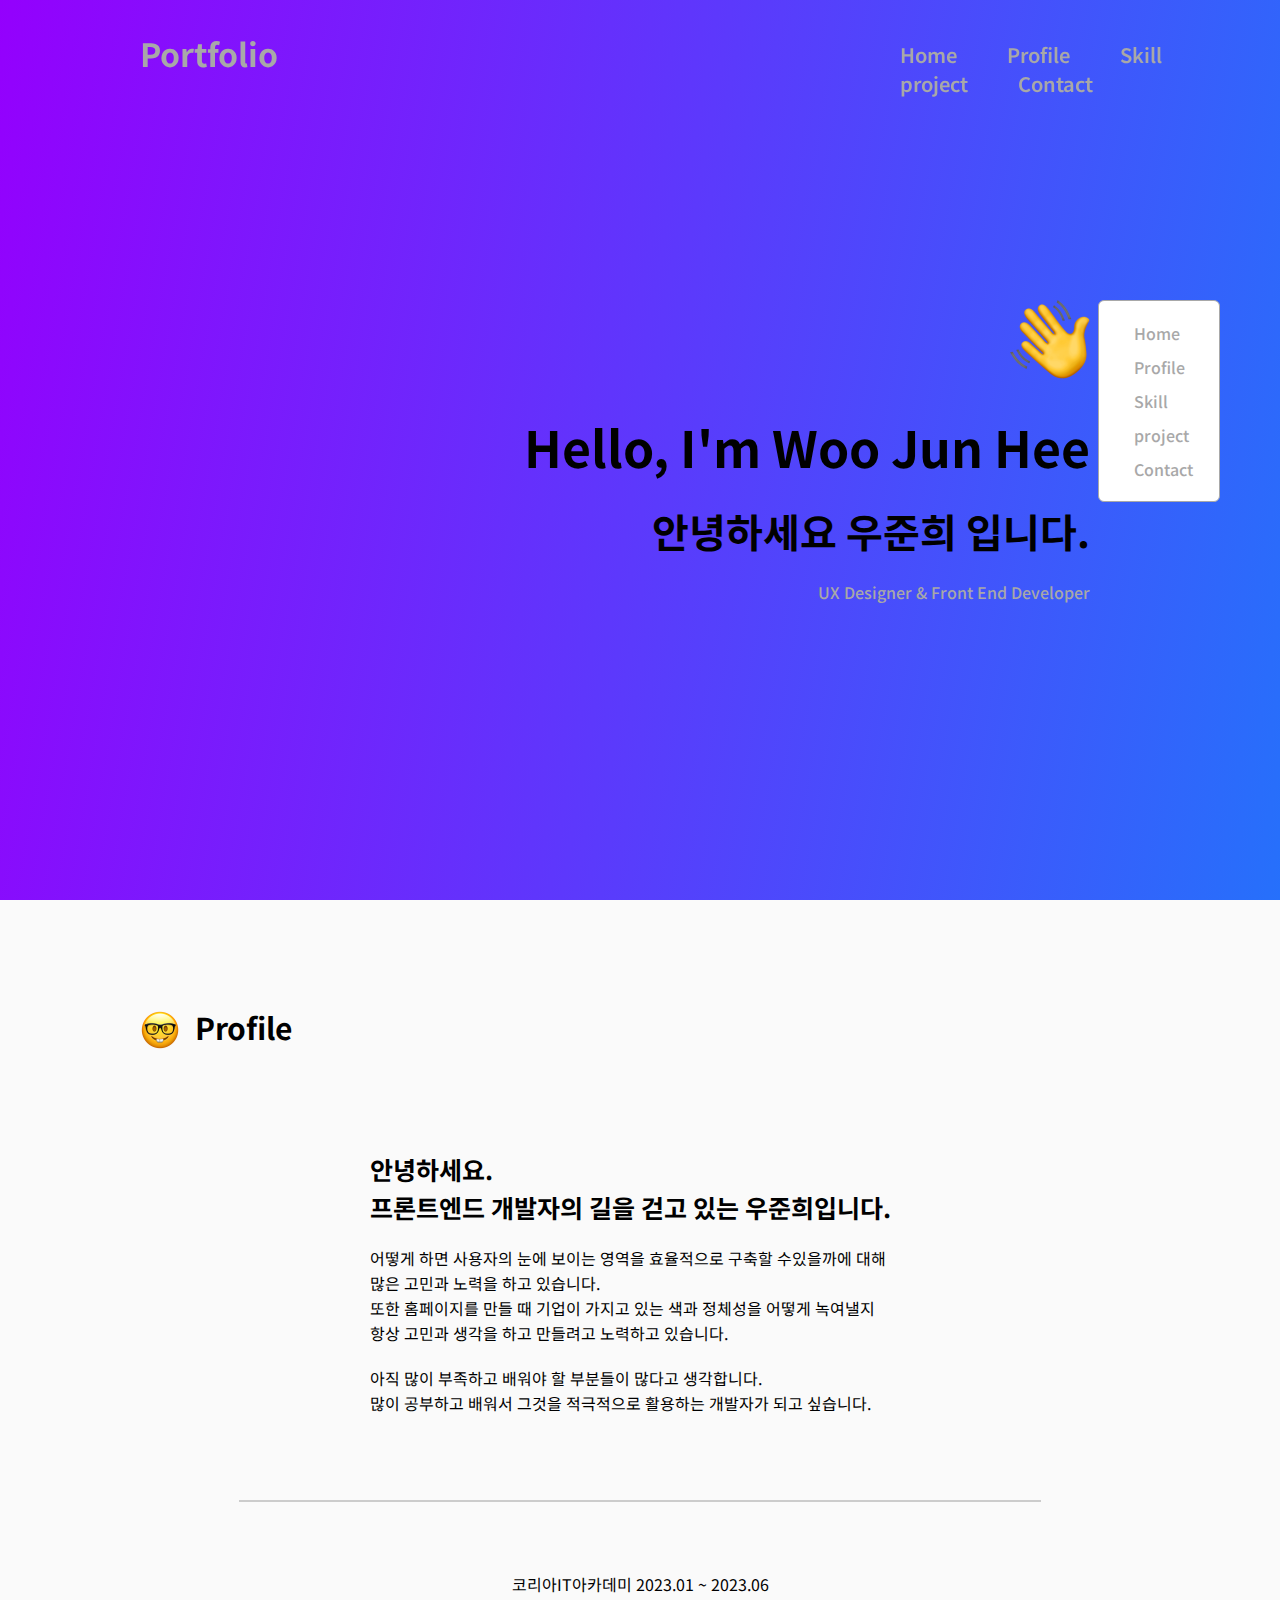
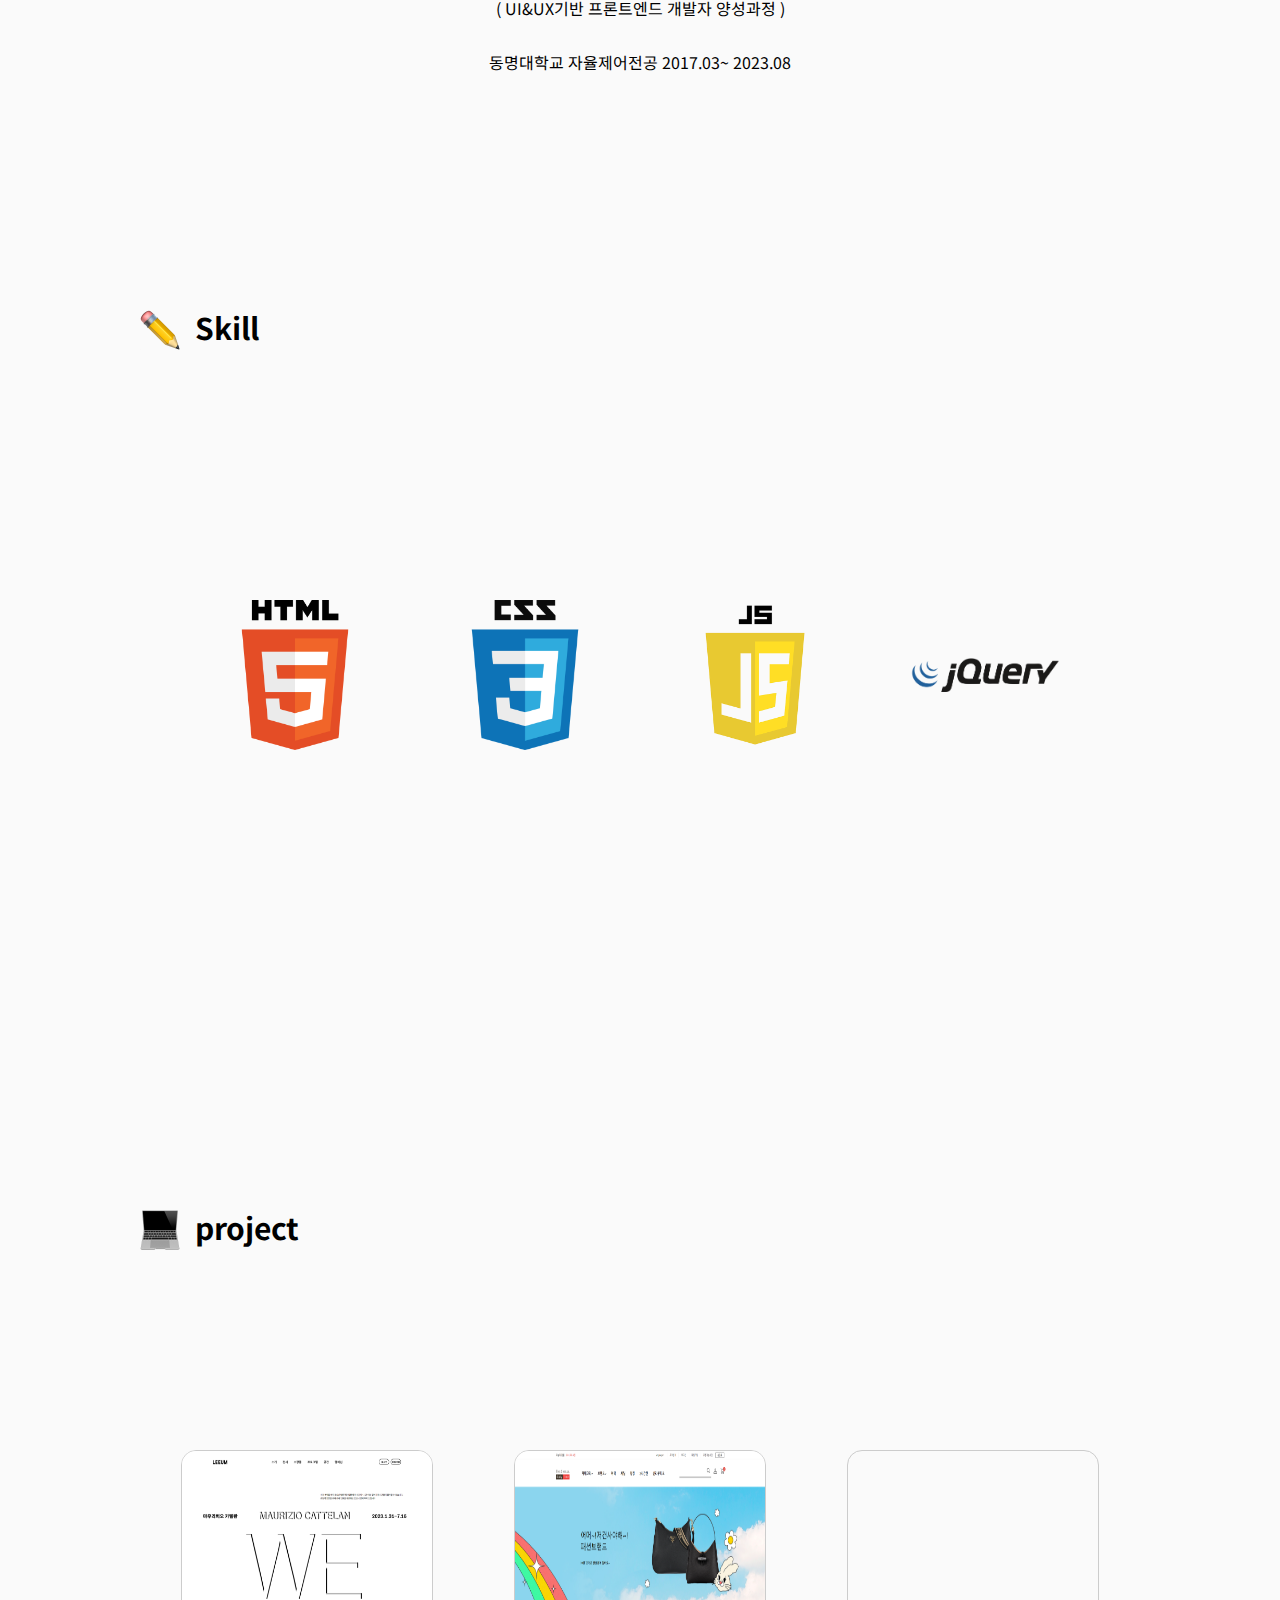
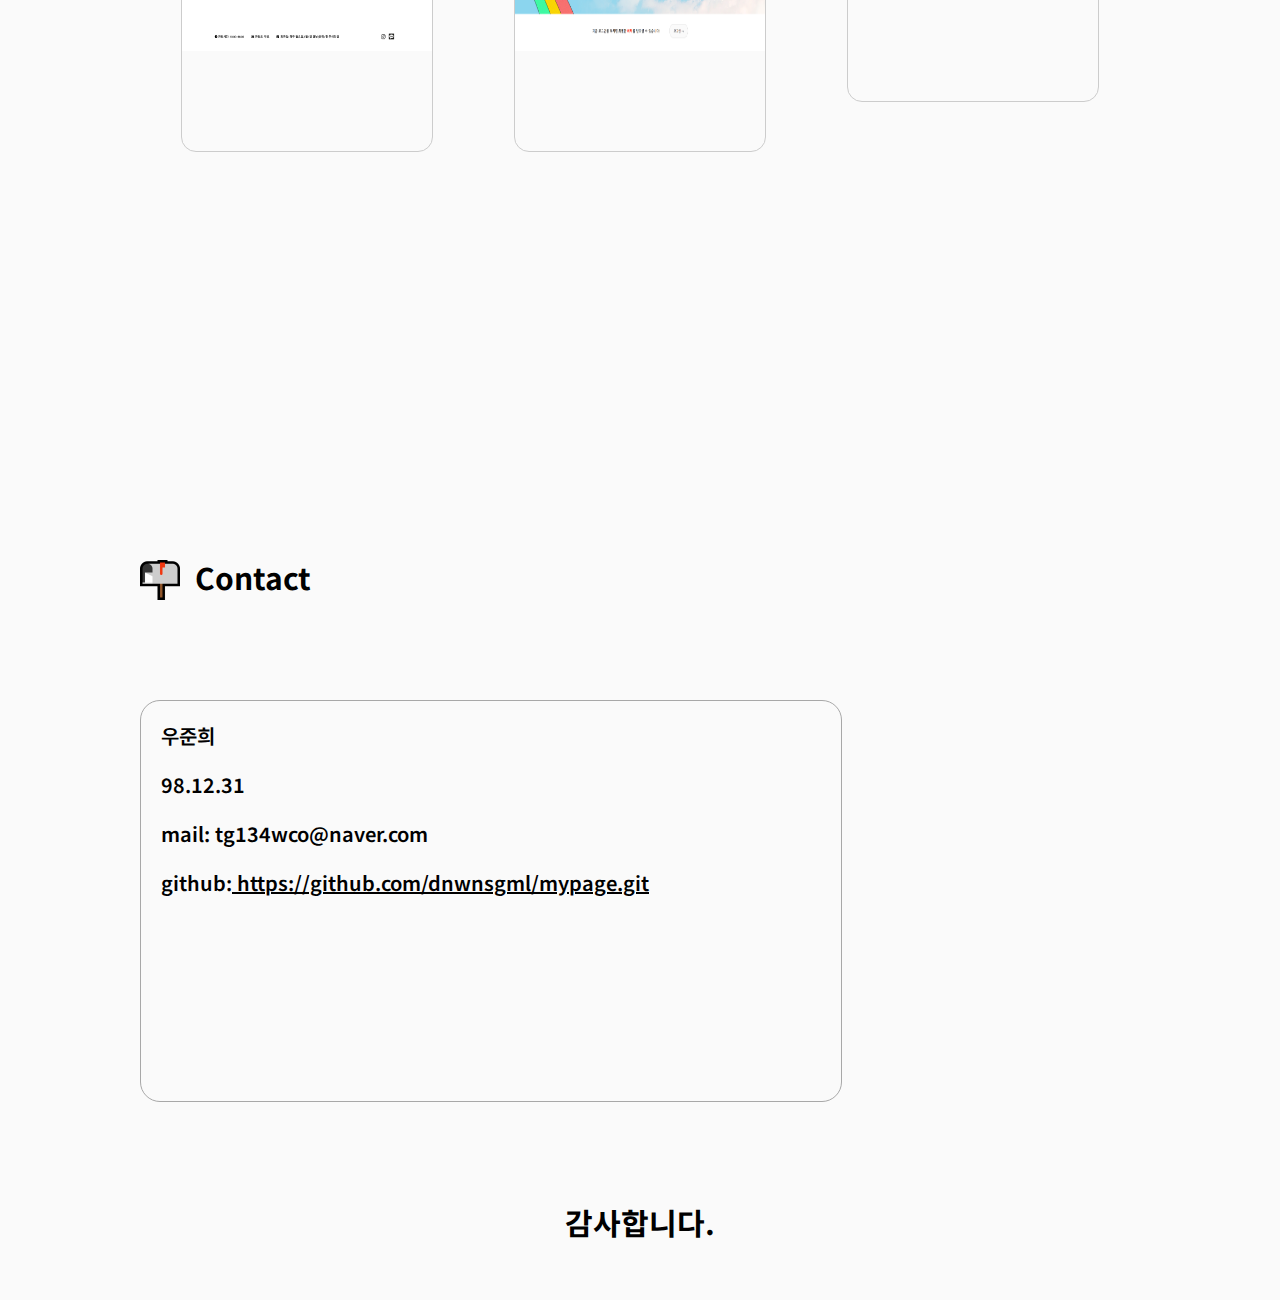
<file: mypage-main/index.html>
<!DOCTYPE html>
<html lang="en">

<head>
  <meta charset="UTF-8" />
  <meta http-equiv="X-UA-Compatible" content="IE=edge" />
  <meta name="viewport" content="width=device-width, initial-scale=1.0" />
  <title>WJH portfolio</title>
  <link rel="preconnect" href="https://fonts.googleapis.com">
  <link rel="preconnect" href="https://fonts.gstatic.com" crossorigin>
  <link href="https://fonts.googleapis.com/css2?family=Noto+Sans+KR:wght@500&display=swap" rel="stylesheet">
  <link rel="stylesheet" href="./css/main.css" />
  <script src="./js/jquery.js"></script>
  <script src="./js/main.js"></script>
</head>

<body>
  <div id="wrap">
    <!-- 메인 -->
    <div id="main">
      <div class="in_main">
        <div class="header">
          <h1 class="logo"><a href="#">Portfolio</a></h1>
          <ul class="nav">
            <li><a href="#">Home</a></li>
            <li><a href="#">Profile</a></li>
            <li><a href="#">Skill</a></li>
            <li><a href="#">project</a></li>
            <li><a href="#">Contact</a></li>
          </ul>
        </div>
        <div class="main_imoge">
          <img src="./images/shake hand.png" alt="메인 이모지" />
        </div>
        <h2>Hello, I'm Woo Jun Hee</h2>
        <h3>안녕하세요 우준희 입니다.</h3>
        <p>UX Designer & Front End Developer</p>
      </div>
    </div>
    <!-- 소개 -->
    <div id="profile">
      <div class="in_profile">
        <div class="profile_header">
          <ul>
            <li><img src="./images/nerd-face_.png" alt="프로필아이콘" /></li>
            <li>
              <p>Profile</p>
            </li>
          </ul>
        </div>
        <div class="introduce">
          <div class="introduce_in">
            <h1>
              안녕하세요. <br />
              프론트엔드 개발자의 길을 걷고 있는 우준희입니다.
            </h1>
            <p>
              어떻게 하면 사용자의 눈에 보이는 영역을 효율적으로 구축할
              수있을까에 대해 <br />
              많은 고민과 노력을 하고 있습니다. <br />
              또한 홈페이지를 만들 때 기업이 가지고 있는 색과 정체성을 어떻게
              녹여낼지 <br />
              항상 고민과 생각을 하고 만들려고 노력하고 있습니다.
            </p>
            <p>
              아직 많이 부족하고 배워야 할 부분들이 많다고 생각합니다. <br />
              많이 공부하고 배워서 그것을 적극적으로 활용하는 개발자가 되고
              싶습니다.
            </p>
          </div>
        </div>
        <div class="career">
          <div class="career_line"></div>
          <div class="career_text">
            <ul>
              <li>
                코리아IT아카데미 2023.01 ~ 2023.06 <br />
                ( UI&UX기반 프론트엔드 개발자 양성과정 )
              </li>
              <li>동명대학교 자율제어전공 2017.03~ 2023.08</li>
            </ul>
          </div>
        </div>
      </div>
    </div>
    <!-- 스킬 -->
    <div id="skill">
      <div class="skill_in">
        <div class="skill_header">
          <ul>
            <li><img src="./images/pencil.png" alt="스킬 아이콘" /></li>
            <li>
              <p>Skill</p>
            </li>
          </ul>
        </div>
        <div class="skill_list">
          <img src="./images/html logo.png" alt="" />
          <img src="./images/css logo.png" alt="" />
          <img src="./images/JavaScript logo.png" alt="" />
          <img src="./images/jquery logo.png" alt="" />
        </div>
      </div>
    </div>
    <!-- 프로젝트 -->
    <div id="project">
      <div class="in_project">
        <div class="project_header">
          <ul>
            <li><img src="./images/laptop.png" alt="프로젝트 아이콘" /></li>
            <li>
              <p>project</p>
            </li>
          </ul>
        </div>
        <div class="project_list">
          <div class="project1">
            <div class="project1_site">
              <img src="./images/leeum1.png" alt="leeum1" />
              <ul>
                <li></li>
                <li></li>
                <li></li>
              </ul>
            </div>
          </div>
          <div class="project2">
            <div class="project2_site">
              <a href="
              http://tg134jun.dothome.co.kr/shilla/" target="_blank">
                <img src="./images/shilla.png" alt="shilla" />
              </a>
            </div>
          </div>
          <div class="project3">
            <div class="project3_site"></div>
          </div>
        </div>
      </div>
    </div>
    <!-- 마무리 -->
    <div id="end">
      <div class="end_header">
        <ul>
          <li><img src="./images/open-mailbox.png" alt="아이콘" /></li>
          <li>
            <p>Contact</p>
          </li>
        </ul>
      </div>
      <div class="in_end">
        <div class="end_info">
          <ul>
            <li>우준희</li>
            <li>98.12.31</li>
            <li>mail: tg134wco@naver.com</li>
            <li>
              github:<a href="https://github.com/dnwnsgml/mypage.git" target="_blank">
                https://github.com/dnwnsgml/mypage.git
              </a>
            </li>
          </ul>
        </div>
      </div>
      <p class="end_comment">감사합니다.</p>
    </div>
  </div>
  <!-- 퀵메뉴 -->
  <div id="q_mn">
    <ul class="nav">
      <li><a href="#">Home</a></li>
      <li><a href="#">Profile</a></li>
      <li><a href="#">Skill</a></li>
      <li><a href="#">project</a></li>
      <li><a href="#">Contact</a></li>
    </ul>
  </div>
</body>

</html>
</file>
<file: mypage-main/css/main.css>
* {
  margin: 0;
  padding: 0;
  font-family: "Noto Sans KR", sans-serif;
}

ul,
li {
  list-style: none;
}

a {
  text-decoration: none;
  color: #000;
}

#wrap {
  width: 100%;
}

#wrap>div {
  width: 100%;
  height: 100vh;
}

#wrap>div>div {
  margin: 0 auto;
  width: 1000px;
  height: 100vh;
}

body {
  background-color: rgb(250, 250, 250);
}

/* 메인 */

#main {
  background: linear-gradient(100deg, rgb(148, 0, 253), rgb(38, 112, 251));
}

#main .header {
  position: fixed;
  width: 1000px;
  height: 100px;
  z-index: 9999;
}

#main .logo {
  position: fixed;
  float: left;
  margin: 30px 0 0 0;
  width: 180px;
  height: 0px;
}

#main .logo a {
  color: #a8a8a8;
  transition: all 0.5s;
}

#main .logo a:hover {
  color: #000;
}

#main .nav {
  position: fixed;
  top: 40px;
  left: 900px;
}

#main .nav li {
  float: left;
  margin-right: 50px;
}

#main .nav a {
  font-size: 20px;
  font-weight: 600;
  color: #a8a8a8;
  transition: all 0.5s;
}

#main .nav a:hover {
  color: #000;
}

#main .nav li.on a {
  color: #000;
}

#main .main_imoge {
  float: right;
  margin: 300px 50px 0 0;
  width: 80px;
  height: 80px;
}

#main .main_imoge img {
  width: 80px;
}

#main h2 {
  float: left;
  width: 100%;
  margin: 30px 0 0 0;
  font-size: 50px;
  text-align: right;
  padding-right: 50px;
  box-sizing: border-box;
}

#main h3 {
  float: left;
  width: 100%;
  margin: 20px 0 0 0;
  font-size: 40px;
  text-align: right;
  padding-right: 50px;
  box-sizing: border-box;
}

#main p {
  float: right;
  margin: 20px 50px 0 0;
  font-size: 16px;
  font-weight: 500;
  color: #a8a8a8;
}

/* 소개 */
#profile {
  width: 100%;
  height: 100vh;
}

#profile .in_profile {
  width: 1000px;
  height: 100vh;
  padding-top: 100px;
  box-sizing: border-box;
}

#profile .profile_header {
  float: left;
}

#profile .profile_header li {
  float: left;
}

#profile .profile_header img {
  width: 40px;
  padding-top: 10px;
}

#profile .profile_header p {
  float: left;
  font-size: 30px;
  font-weight: bold;
  padding: 5px 0 0 15px;
}

#profile .introduce {
  padding-top: 150px;
  box-sizing: border-box;
}

#profile .introduce_in {
  margin: 0 auto;
  width: 600px;
  height: 300px;
}

#profile .introduce_in h1 {
  font-size: 25px;
  font-weight: bold;
  line-height: 38px;
  padding-left: 30px;
}

#profile .introduce_in p:nth-child(2) {
  margin-top: 20px;
  font-size: 16px;
  line-height: 25px;
  padding-left: 30px;
}

#profile .introduce_in p:nth-child(3) {
  margin-top: 20px;
  font-size: 16px;
  line-height: 25px;
  padding-left: 30px;
}

#profile .career {
  width: 1000px;
  height: 300px;
}

#profile .career_line {
  width: 800px;
  margin: 0 auto;
  margin-top: 50px;
  border: 1px solid#ccc;
}

#profile .career_text {
  margin: 0 auto;
  width: 600px;
  height: 300px;
}

#profile .career_text ul {
  padding-top: 40px;
  text-align: center;
}

#profile .career_text li {
  margin-top: 30px;
}

/* 스킬 */

#skill {
  width: 100%;
  height: 100vh;
}

#skill .skill_header {
  width: 1000px;
  height: 200px;
}

#skill .skill_header li {
  float: left;
}

#skill .skill_header img {
  width: 40px;
  padding-top: 10px;
}

#skill .skill_header p {
  float: left;
  font-size: 30px;
  font-weight: bold;
  padding: 5px 0 0 15px;
}

#skill .skill_in {
  width: 1000px;
  height: 100vh;
  padding-top: 100px;
  box-sizing: border-box;
}

#skill .skill_list {
  display: flex;
  justify-content: space-evenly;
  align-items: center;
  margin-top: 100px;
}

#skill .skill_list img {
  width: 150px;
}

/* 프로젝트 */

#project {
  width: 100%;
  height: 100vh;
}

#project_in {
  width: 1000px;
  height: 100vh;
}

#project .project_header {
  width: 1000px;
  height: 200px;
  padding-top: 100px;
  box-sizing: border-box;
}

#project .project_header li {
  float: left;
}

#project .project_header img {
  width: 40px;
  padding-top: 10px;
}

#project .project_header p {
  float: left;
  font-size: 30px;
  font-weight: bold;
  padding: 5px 0 0 15px;
}

#project .project_list {
  display: flex;
  justify-content: space-around;
  position: relative;
  top: 150px;
  left: 0;
  box-sizing: border-box;
}

#project .project1 {
  width: 250px;
  height: 300px;
  border: 1px solid#ccc;
  border-radius: 15px;
  transition: all 0.5s;
  overflow: hidden;
}

#project .project1:hover {
  box-shadow: 10px 10px 5px 5px #a8a8a8;
}

#project .project1 img {
  width: 250px;
  height: 200px;
}

#project .project2 {
  width: 250px;
  height: 300px;
  border: 1px solid#ccc;
  border-radius: 15px;
  transition: all 0.5s;
  overflow: hidden;
}

#project .project2:hover {
  box-shadow: 10px 10px 5px 5px #a8a8a8;
}

#project .project2_site a {
  display: block;
  width: 250px;
  height: 250px;
}

#project .project2 img {
  width: 250px;
  height: 200px;
}

#project .project3 {
  width: 250px;
  height: 250px;
  border: 1px solid#ccc;
  border-radius: 15px;
  transition: all 0.5s;
}

#project .project3:hover {
  box-shadow: 10px 10px 5px 5px #a8a8a8;
}

/* 마무리 */
#end {
  width: 100%;
  height: 100vh;
}

#end .end_header {
  width: 1000px;
  height: 200px;
  padding-top: 150px;
  box-sizing: border-box;
}

#end .end_header li {
  float: left;
}

#end .end_header img {
  width: 40px;
  padding-top: 10px;
}

#end .end_header p {
  float: left;
  font-size: 30px;
  font-weight: bold;
  padding: 5px 0 0 15px;
}

#end .in_end {
  width: 1000px;
  height: 400px;
}

#end .end_info {
  width: 700px;
  height: 400px;
  border: 1px solid#a8a8a8;
  border-radius: 20px;
  margin-top: 100px;
}

#end .end_info ul {
  padding: 20px 0 0 20px;
}

#end .end_info li {
  font-size: 20px;
  font-weight: 600;
  padding-top: 20px;
}

#end .end_info li:first-child {
  padding-top: 0;
}

#end .end_info a {
  text-decoration: underline;
}

#end .end_comment {
  display: flex;
  justify-content: center;
  margin-top: 100px;
  font-size: 30px;
  font-weight: bold;
}

/* 퀵메뉴 */

#q_mn {
  position: absolute;
  right: 60px;
  top: 300px;
  z-index: 9999;
  width: 120px;
  height: 200px;
  border-radius: 6px;
  border: 1px solid #a8a8a8;
  background-color: #fff;
}

#q_mn ul.nav {
  margin: 0 auto;
  margin-top: 20px;
  list-style: none;
  width: 50px;
}

#q_mn ul.nav li {
  margin-bottom: 10px;
}

#q_mn ul.nav li a {
  color: #a8a8a8;
  font-weight: 500;
}

#q_mn ul.nav li a:hover {
  color: #000;
}

#q_mn ul.nav li.on a {
  color: rgb(15, 15, 15);
}
</file>
